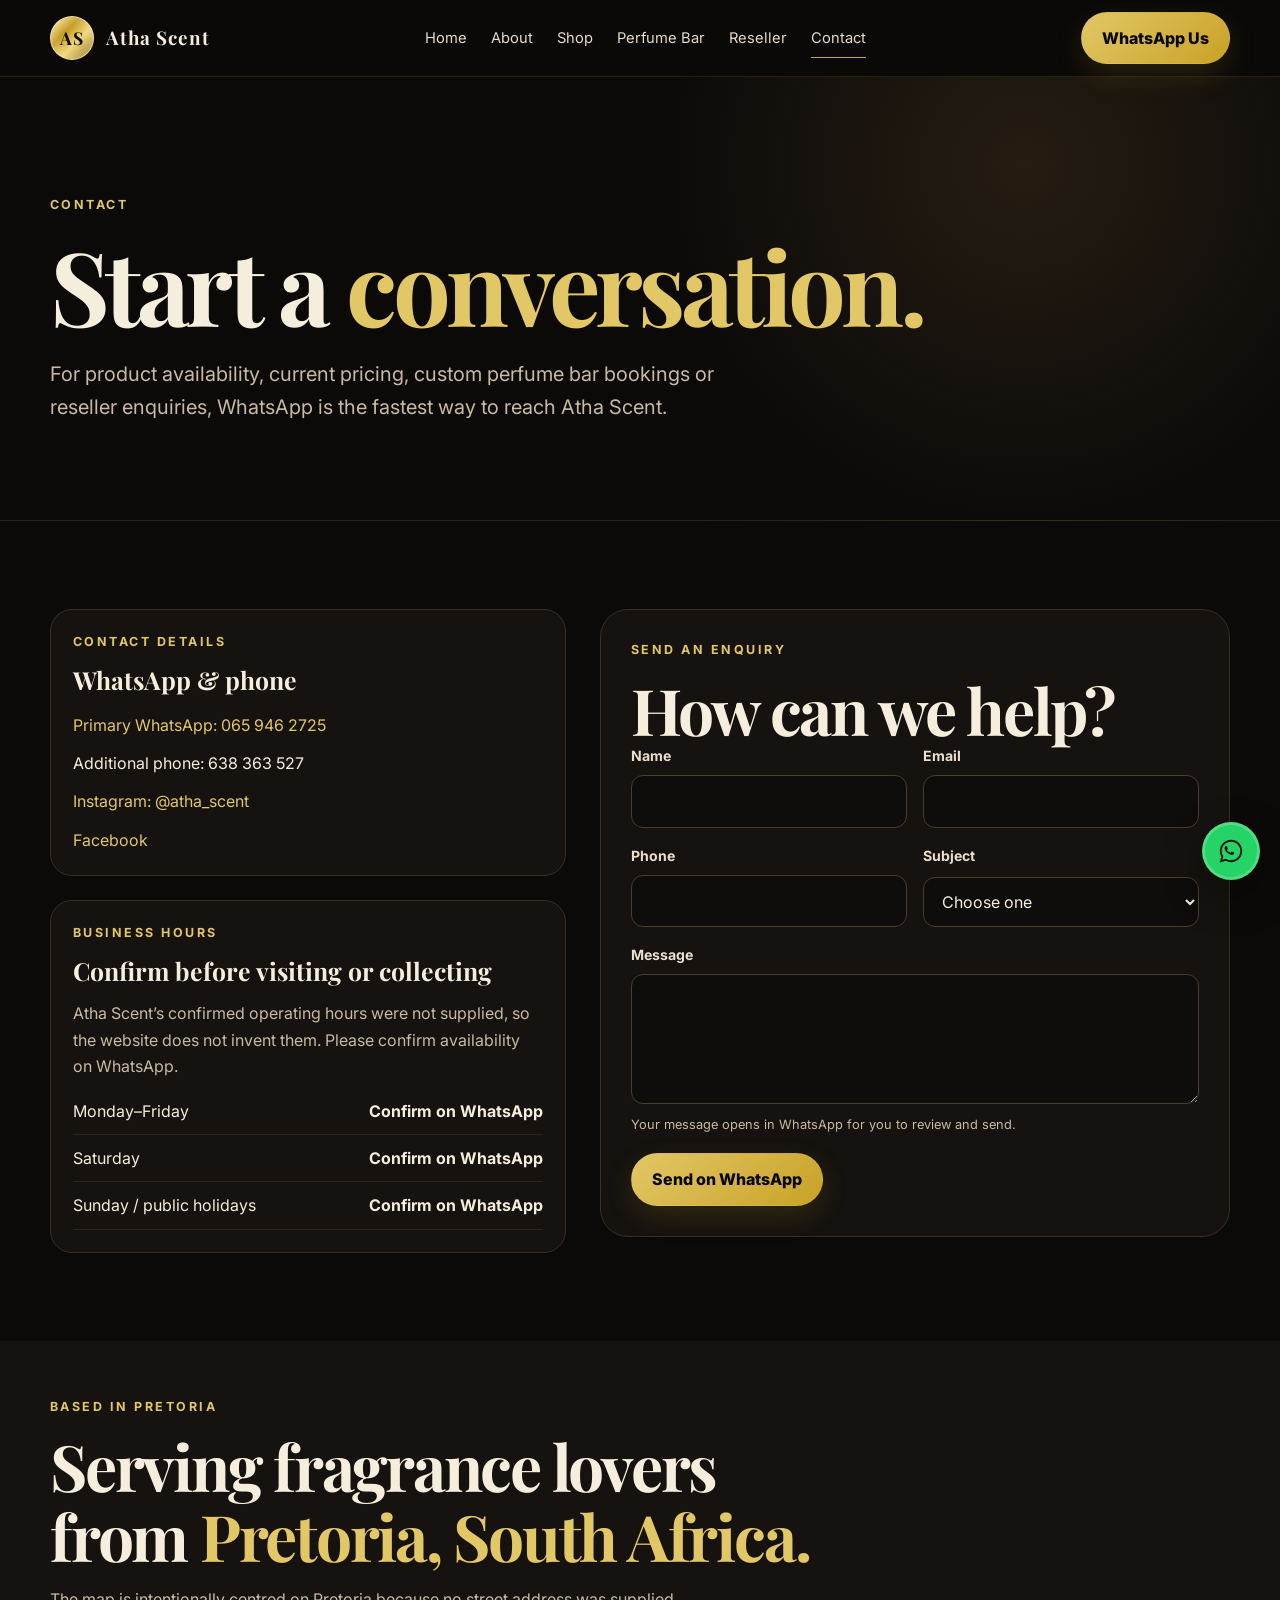
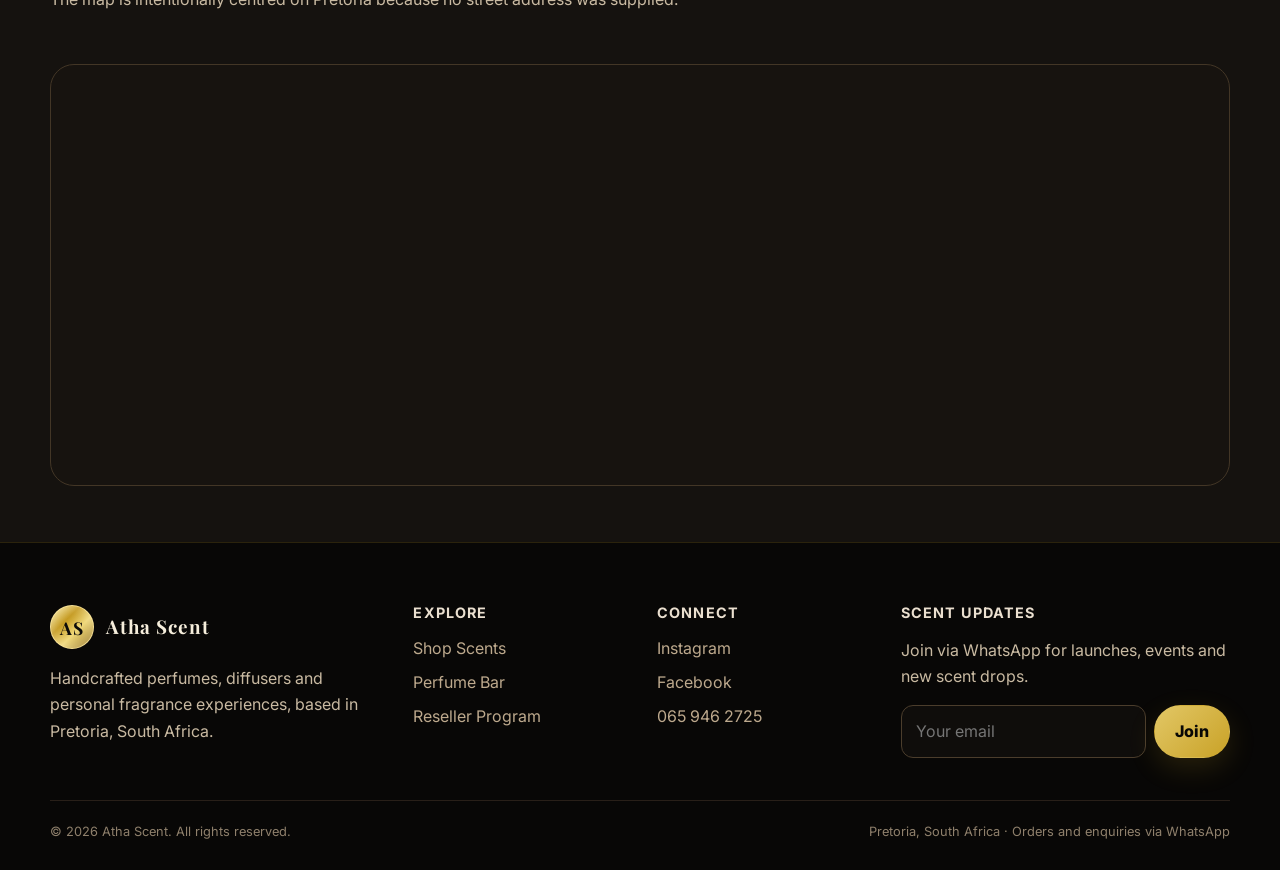
<file: atha-scent-site/atha-scent-site/contact.html>
<!doctype html>
<html lang="en-ZA">
<head>
  <meta charset="utf-8">
  <meta name="viewport" content="width=device-width, initial-scale=1">
  <title>Contact Atha Scent Pretoria | WhatsApp 065 946 2725</title>
  <meta name="description" content="Contact Atha Scent in Pretoria for perfume orders, diffuser enquiries, perfume bar bookings and reseller applications via WhatsApp.">
  <meta name="keywords" content="Atha Scent, handcrafted perfumes Pretoria, car diffusers South Africa, perfume bar events, WhatsApp order perfumes">
  <meta name="theme-color" content="#0b0a09">
  <meta property="og:type" content="website"><meta property="og:title" content="Contact Atha Scent Pretoria | WhatsApp 065 946 2725"><meta property="og:description" content="Contact Atha Scent in Pretoria for perfume orders, diffuser enquiries, perfume bar bookings and reseller applications via WhatsApp."><meta property="og:image" content="https://images.unsplash.com/photo-1673710672680-944563ff9cce?auto=format&fit=crop&w=1600&q=82">
  <meta name="twitter:card" content="summary_large_image">
  <link rel="preconnect" href="https://fonts.googleapis.com"><link rel="preconnect" href="https://fonts.gstatic.com" crossorigin><link href="https://fonts.googleapis.com/css2?family=Inter:wght@400;500;600;700;800&family=Playfair+Display:wght@500;600;700&display=swap" rel="stylesheet">
  <link rel="stylesheet" href="assets/css/styles.css">
  <script src="assets/js/schema.js" defer></script>
  <script src="assets/js/app.js" defer></script>
</head>
<body>
<a class="skip-link" href="#main">Skip to content</a>
<header class="site-header">
  <div class="container navbar">
    <a class="brand" href="index.html" aria-label="Atha Scent home">
      <span class="monogram" aria-hidden="true">AS</span><span class="brand-name">Atha Scent</span>
    </a>
    <nav class="nav-links" aria-label="Primary navigation"><a href="index.html">Home</a><a href="about.html">About</a><a href="shop.html">Shop</a><a href="perfume-bar.html">Perfume Bar</a><a href="reseller.html">Reseller</a><a href="contact.html" aria-current="page">Contact</a></nav>
    <div class="nav-actions">
      <a class="btn btn-gold" href="#" data-wa-general>WhatsApp Us</a>
      <button class="menu-toggle" type="button" aria-label="Open menu" aria-expanded="false">☰</button>
    </div>
  </div>
</header>
<main id="main">
<section class="page-hero"><div class="container reveal"><p class="eyebrow">Contact</p><h1>Start a <span class="gold">conversation.</span></h1><p class="lead">For product availability, current pricing, custom perfume bar bookings or reseller enquiries, WhatsApp is the fastest way to reach Atha Scent.</p></div></section>
<section class="section"><div class="container contact-grid"><div class="grid"><div class="contact-card reveal"><p class="eyebrow">Contact details</p><h3>WhatsApp & phone</h3><div class="contact-list"><a href="#" data-wa-general>Primary WhatsApp: 065 946 2725</a><span>Additional phone: 638 363 527</span><a href="https://www.instagram.com/atha_scent?stkn=eWZjMDZ2NWd2dTE1" target="_blank" rel="noopener">Instagram: @atha_scent</a><a href="https://www.facebook.com/share/1Fc3QWppFY/" target="_blank" rel="noopener">Facebook</a></div></div><div class="contact-card reveal"><p class="eyebrow">Business hours</p><h3>Confirm before visiting or collecting</h3><p>Atha Scent’s confirmed operating hours were not supplied, so the website does not invent them. Please confirm availability on WhatsApp.</p><div class="hours"><div><span>Monday–Friday</span><strong>Confirm on WhatsApp</strong></div><div><span>Saturday</span><strong>Confirm on WhatsApp</strong></div><div><span>Sunday / public holidays</span><strong>Confirm on WhatsApp</strong></div></div></div></div><div class="form-shell reveal"><p class="eyebrow">Send an enquiry</p><h2>How can we help?</h2><form data-wa-form="contact"><div class="form-grid"><div class="field"><label for="c-name">Name</label><input id="c-name" name="name" required autocomplete="name"></div><div class="field"><label for="c-email">Email</label><input id="c-email" name="email" type="email" required autocomplete="email"></div><div class="field"><label for="c-phone">Phone</label><input id="c-phone" name="phone" type="tel" required autocomplete="tel"></div><div class="field"><label for="c-subject">Subject</label><select id="c-subject" name="subject" required><option value="">Choose one</option><option>Product enquiry</option><option>Perfume Bar</option><option>Reseller Program</option><option>General enquiry</option></select></div><div class="field full"><label for="c-message">Message</label><textarea id="c-message" name="message" required></textarea></div></div><p class="form-note">Your message opens in WhatsApp for you to review and send.</p><button class="btn btn-gold" type="submit">Send on WhatsApp</button></form></div></div></section>
<section class="section-sm section-dark"><div class="container"><div class="section-head reveal"><div><p class="eyebrow">Based in Pretoria</p><h2>Serving fragrance lovers from <span class="gold">Pretoria, South Africa.</span></h2><p>The map is intentionally centred on Pretoria because no street address was supplied.</p></div></div><div class="map-wrap reveal"><iframe title="Map of Pretoria, South Africa" loading="lazy" referrerpolicy="no-referrer-when-downgrade" src="https://www.google.com/maps?q=Pretoria%2C%20South%20Africa&z=11&output=embed"></iframe></div></div></section>
</main>
<footer class="site-footer">
  <div class="container">
    <div class="footer-grid">
      <div class="footer-brand">
        <a class="brand" href="index.html"><span class="monogram" aria-hidden="true">AS</span><span class="brand-name">Atha Scent</span></a>
        <p>Handcrafted perfumes, diffusers and personal fragrance experiences, based in Pretoria, South Africa.</p>
      </div>
      <div class="footer-col"><h4>Explore</h4><a href="shop.html">Shop Scents</a><a href="perfume-bar.html">Perfume Bar</a><a href="reseller.html">Reseller Program</a></div>
      <div class="footer-col"><h4>Connect</h4><a href="https://www.instagram.com/atha_scent?stkn=eWZjMDZ2NWd2dTE1" target="_blank" rel="noopener">Instagram</a><a href="https://www.facebook.com/share/1YJbPehNR8/?mibextid=wwXIfr" target="_blank" rel="noopener">Facebook</a><a href="tel:+27659462725">065 946 2725</a></div>
      <div class="footer-col"><h4>Scent updates</h4><p>Join via WhatsApp for launches, events and new scent drops.</p><form class="newsletter" data-wa-form="newsletter"><label class="sr-only" for="newsletter-email">Email</label><input id="newsletter-email" name="email" type="email" placeholder="Your email" required><button class="btn btn-gold" type="submit">Join</button></form></div>
    </div>
    <div class="footer-bottom"><span>© <span data-year></span> Atha Scent. All rights reserved.</span><span>Pretoria, South Africa · Orders and enquiries via WhatsApp</span></div>
  </div>
</footer>
</body>
</html>
</file>
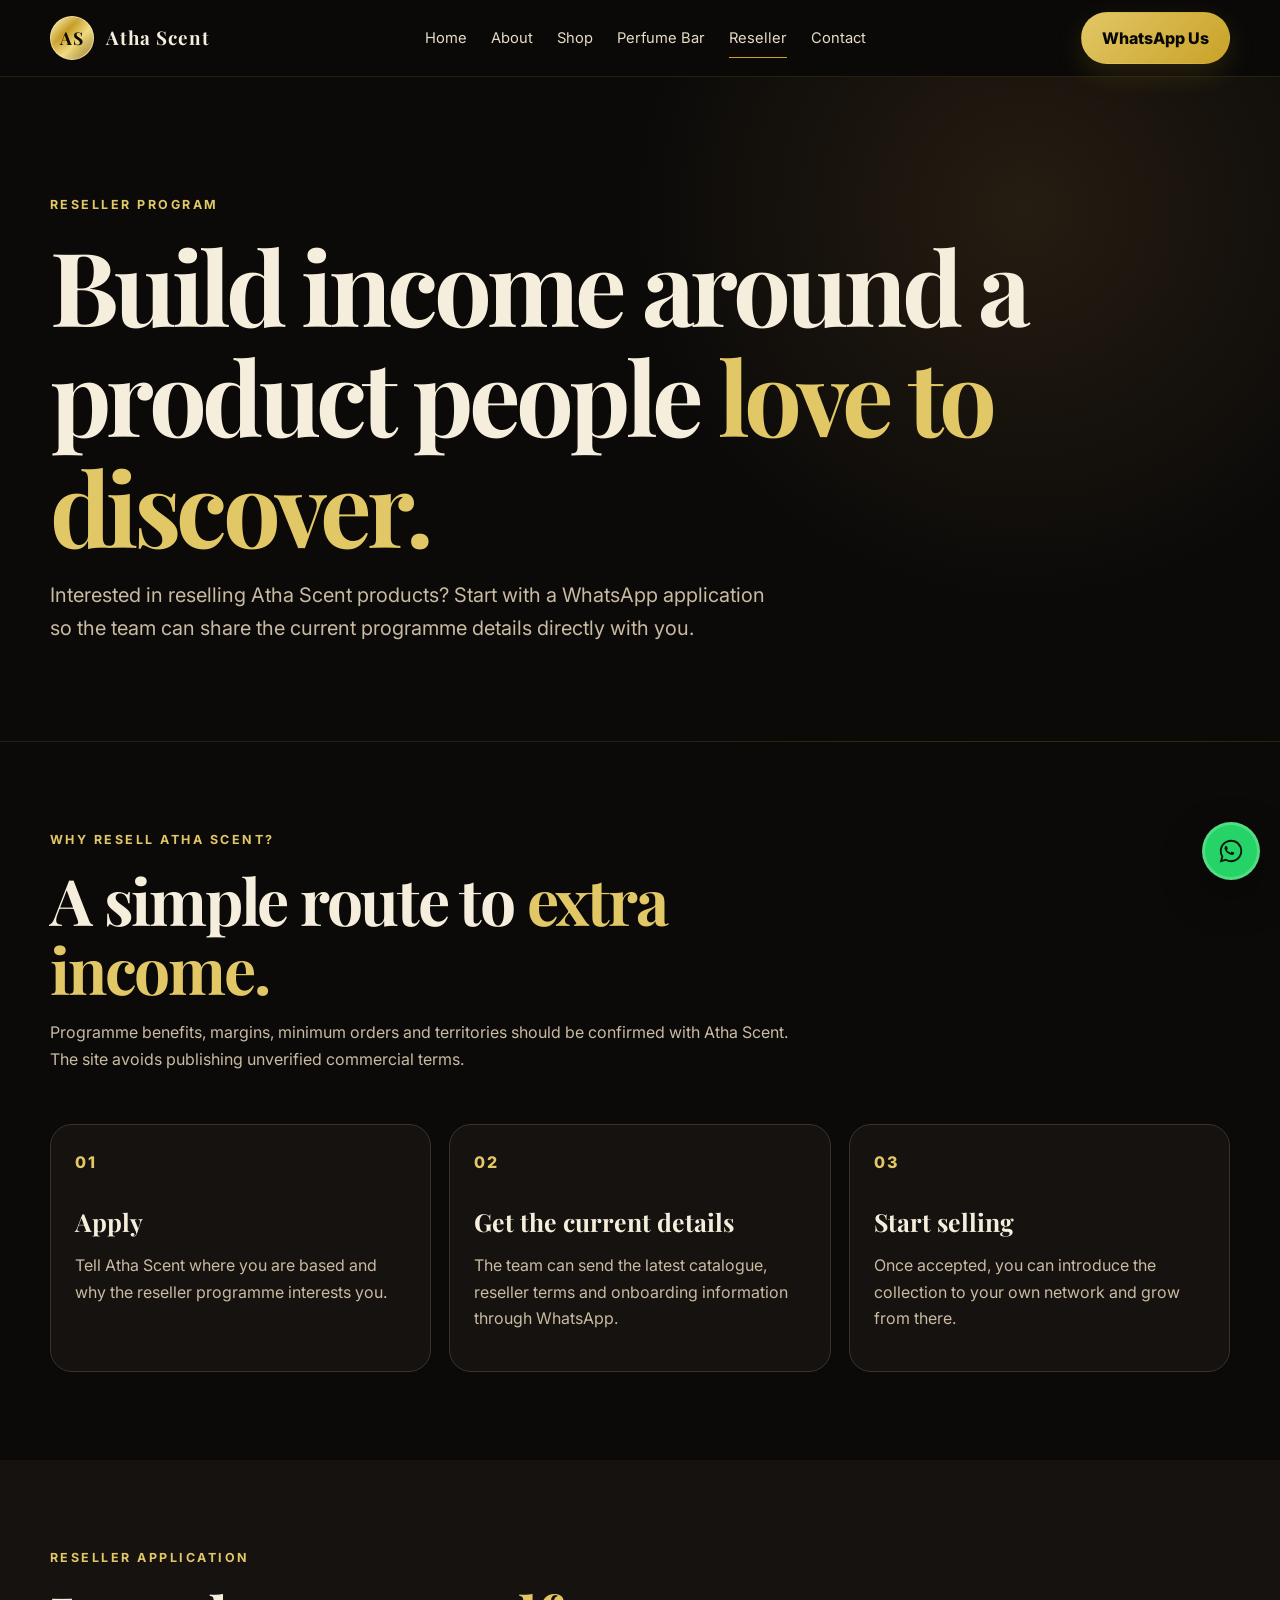
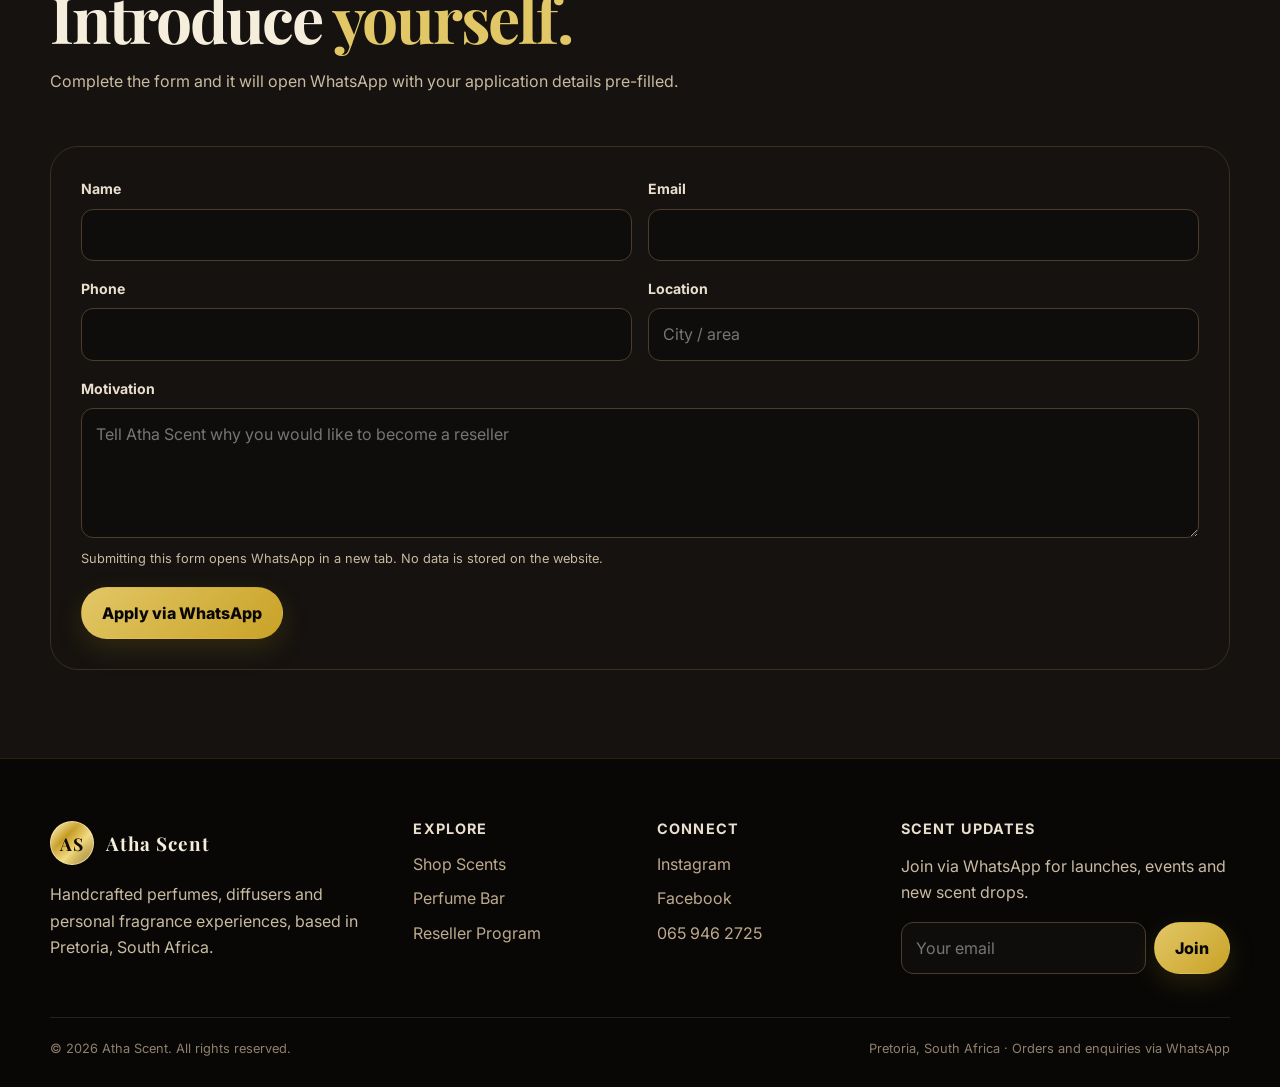
<file: atha-scent-site/atha-scent-site/reseller.html>
<!doctype html>
<html lang="en-ZA">
<head>
  <meta charset="utf-8">
  <meta name="viewport" content="width=device-width, initial-scale=1">
  <title>Atha Scent Reseller Program | Apply via WhatsApp</title>
  <meta name="description" content="Apply to become an Atha Scent reseller and request the latest programme details directly through WhatsApp.">
  <meta name="keywords" content="Atha Scent, handcrafted perfumes Pretoria, car diffusers South Africa, perfume bar events, WhatsApp order perfumes">
  <meta name="theme-color" content="#0b0a09">
  <meta property="og:type" content="website"><meta property="og:title" content="Atha Scent Reseller Program | Apply via WhatsApp"><meta property="og:description" content="Apply to become an Atha Scent reseller and request the latest programme details directly through WhatsApp."><meta property="og:image" content="https://images.unsplash.com/photo-1673710672680-944563ff9cce?auto=format&fit=crop&w=1600&q=82">
  <meta name="twitter:card" content="summary_large_image">
  <link rel="preconnect" href="https://fonts.googleapis.com"><link rel="preconnect" href="https://fonts.gstatic.com" crossorigin><link href="https://fonts.googleapis.com/css2?family=Inter:wght@400;500;600;700;800&family=Playfair+Display:wght@500;600;700&display=swap" rel="stylesheet">
  <link rel="stylesheet" href="assets/css/styles.css">
  <script src="assets/js/schema.js" defer></script>
  <script src="assets/js/app.js" defer></script>
</head>
<body>
<a class="skip-link" href="#main">Skip to content</a>
<header class="site-header">
  <div class="container navbar">
    <a class="brand" href="index.html" aria-label="Atha Scent home">
      <span class="monogram" aria-hidden="true">AS</span><span class="brand-name">Atha Scent</span>
    </a>
    <nav class="nav-links" aria-label="Primary navigation"><a href="index.html">Home</a><a href="about.html">About</a><a href="shop.html">Shop</a><a href="perfume-bar.html">Perfume Bar</a><a href="reseller.html" aria-current="page">Reseller</a><a href="contact.html">Contact</a></nav>
    <div class="nav-actions">
      <a class="btn btn-gold" href="#" data-wa-general>WhatsApp Us</a>
      <button class="menu-toggle" type="button" aria-label="Open menu" aria-expanded="false">☰</button>
    </div>
  </div>
</header>
<main id="main">
<section class="page-hero"><div class="container reveal"><p class="eyebrow">Reseller Program</p><h1>Build income around a product people <span class="gold">love to discover.</span></h1><p class="lead">Interested in reselling Atha Scent products? Start with a WhatsApp application so the team can share the current programme details directly with you.</p></div></section>
<section class="section"><div class="container"><div class="section-head reveal"><div><p class="eyebrow">Why resell Atha Scent?</p><h2>A simple route to <span class="gold">extra income.</span></h2><p>Programme benefits, margins, minimum orders and territories should be confirmed with Atha Scent. The site avoids publishing unverified commercial terms.</p></div></div><div class="steps"><article class="step reveal"><h3>Apply</h3><p>Tell Atha Scent where you are based and why the reseller programme interests you.</p></article><article class="step reveal"><h3>Get the current details</h3><p>The team can send the latest catalogue, reseller terms and onboarding information through WhatsApp.</p></article><article class="step reveal"><h3>Start selling</h3><p>Once accepted, you can introduce the collection to your own network and grow from there.</p></article></div></div></section>
<section class="section section-dark"><div class="container"><div class="section-head reveal"><div><p class="eyebrow">Reseller application</p><h2>Introduce <span class="gold">yourself.</span></h2><p>Complete the form and it will open WhatsApp with your application details pre-filled.</p></div></div><form class="form-shell reveal" data-wa-form="reseller"><div class="form-grid"><div class="field"><label for="r-name">Name</label><input id="r-name" name="name" required autocomplete="name"></div><div class="field"><label for="r-email">Email</label><input id="r-email" name="email" type="email" required autocomplete="email"></div><div class="field"><label for="r-phone">Phone</label><input id="r-phone" name="phone" type="tel" required autocomplete="tel"></div><div class="field"><label for="r-location">Location</label><input id="r-location" name="location" required placeholder="City / area"></div><div class="field full"><label for="r-motivation">Motivation</label><textarea id="r-motivation" name="motivation" required placeholder="Tell Atha Scent why you would like to become a reseller"></textarea></div></div><p class="form-note">Submitting this form opens WhatsApp in a new tab. No data is stored on the website.</p><button class="btn btn-gold" type="submit">Apply via WhatsApp</button></form></div></section>
</main>
<footer class="site-footer">
  <div class="container">
    <div class="footer-grid">
      <div class="footer-brand">
        <a class="brand" href="index.html"><span class="monogram" aria-hidden="true">AS</span><span class="brand-name">Atha Scent</span></a>
        <p>Handcrafted perfumes, diffusers and personal fragrance experiences, based in Pretoria, South Africa.</p>
      </div>
      <div class="footer-col"><h4>Explore</h4><a href="shop.html">Shop Scents</a><a href="perfume-bar.html">Perfume Bar</a><a href="reseller.html">Reseller Program</a></div>
      <div class="footer-col"><h4>Connect</h4><a href="https://www.instagram.com/atha_scent?stkn=eWZjMDZ2NWd2dTE1" target="_blank" rel="noopener">Instagram</a><a href="https://www.facebook.com/share/1YJbPehNR8/?mibextid=wwXIfr" target="_blank" rel="noopener">Facebook</a><a href="tel:+27659462725">065 946 2725</a></div>
      <div class="footer-col"><h4>Scent updates</h4><p>Join via WhatsApp for launches, events and new scent drops.</p><form class="newsletter" data-wa-form="newsletter"><label class="sr-only" for="newsletter-email">Email</label><input id="newsletter-email" name="email" type="email" placeholder="Your email" required><button class="btn btn-gold" type="submit">Join</button></form></div>
    </div>
    <div class="footer-bottom"><span>© <span data-year></span> Atha Scent. All rights reserved.</span><span>Pretoria, South Africa · Orders and enquiries via WhatsApp</span></div>
  </div>
</footer>
</body>
</html>
</file>
<file: atha-scent-site/atha-scent-site/assets/css/styles.css>
:root {
  --black: #0b0a09;
  --black-2: #15120f;
  --black-3: #211b16;
  --gold: #c9a227;
  --gold-light: #e2c766;
  --cream: #f6eedc;
  --cream-2: #f0e2c6;
  --amber: #d79a4a;
  --muted: #c9baa2;
  --border: #433626;
  --success: #25d366;
  --max: 1180px;
  --radius-sm: 10px;
  --radius-md: 18px;
  --radius-lg: 30px;
  --shadow: 0 20px 60px rgba(0,0,0,.25);
}

* { box-sizing: border-box; }
html { scroll-behavior: smooth; }
body {
  margin: 0;
  background: var(--black);
  color: var(--cream);
  font-family: Inter, -apple-system, BlinkMacSystemFont, "Segoe UI", sans-serif;
  line-height: 1.65;
  overflow-x: hidden;
}
img { display: block; width: 100%; }
a { color: inherit; text-decoration: none; }
button, input, select, textarea { font: inherit; }
button { cursor: pointer; }
::selection { background: var(--gold); color: var(--black); }

.container { width: min(calc(100% - 32px), var(--max)); margin-inline: auto; }
.section { padding: 88px 0; }
.section-sm { padding: 56px 0; }
.section-dark { background: var(--black-2); }
.section-cream { background: var(--cream); color: #1b160f; }
.eyebrow {
  margin: 0 0 14px;
  color: var(--gold-light);
  text-transform: uppercase;
  letter-spacing: .2em;
  font-size: .78rem;
  font-weight: 700;
}
.section-cream .eyebrow { color: #8a6714; }
h1,h2,h3,h4 { font-family: "Playfair Display", Georgia, serif; line-height: 1.08; margin: 0; }
h1 { font-size: clamp(3rem, 8vw, 6.8rem); letter-spacing: -.045em; }
h2 { font-size: clamp(2.3rem, 5vw, 4.4rem); letter-spacing: -.035em; }
h3 { font-size: 1.55rem; }
p { color: var(--muted); }
.section-cream p { color: #655847; }
.lead { font-size: clamp(1.08rem, 2vw, 1.25rem); max-width: 720px; }
.gold { color: var(--gold-light); }

.skip-link { position:absolute; left:-999px; top:0; }
.skip-link:focus { left:16px; top:16px; z-index:9999; background:var(--cream); color:var(--black); padding:10px 14px; border-radius:8px; }

.site-header {
  position: sticky;
  top: 0;
  z-index: 60;
  background: rgba(11,10,9,.86);
  border-bottom: 1px solid rgba(201,162,39,.15);
  backdrop-filter: blur(16px);
}
.navbar { min-height: 76px; display:flex; align-items:center; justify-content:space-between; gap:20px; }
.brand { display:flex; align-items:center; gap:12px; font-weight:700; letter-spacing:.06em; }
.monogram {
  width: 44px; height: 44px; border-radius:50%; display:grid; place-items:center;
  font-family:"Playfair Display",serif; font-weight:700; font-size:1.1rem; color:var(--black);
  background: linear-gradient(135deg,#fff3af 0%,#c59a20 35%,#f0d878 60%,#8b6712 100%);
  border:1px solid rgba(255,235,167,.8); box-shadow: inset 0 0 14px rgba(255,255,255,.28);
}
.brand-name { font-family:"Playfair Display",serif; font-size:1.18rem; }
.nav-links { display:flex; align-items:center; gap:24px; font-size:.92rem; }
.nav-links a { color:#e7dbc5; position:relative; }
.nav-links a::after { content:""; position:absolute; left:0; bottom:-8px; width:0; height:1px; background:var(--gold); transition:.25s ease; }
.nav-links a:hover::after, .nav-links a[aria-current="page"]::after { width:100%; }
.nav-actions { display:flex; align-items:center; gap:10px; }
.menu-toggle { display:none; width:44px; height:44px; border:1px solid var(--border); border-radius:999px; background:transparent; color:var(--cream); }

.btn { min-height:48px; display:inline-flex; align-items:center; justify-content:center; gap:9px; border:1px solid transparent; border-radius:999px; padding:12px 20px; font-weight:800; transition:transform .2s ease, background .2s ease, border-color .2s ease; }
.btn:hover { transform: translateY(-2px); }
.btn:focus-visible, .filter-btn:focus-visible, input:focus-visible, textarea:focus-visible, select:focus-visible { outline:3px solid rgba(201,162,39,.38); outline-offset:3px; }
.btn-gold { background:linear-gradient(135deg,var(--gold-light),var(--gold)); color:#080705; box-shadow:0 10px 28px rgba(201,162,39,.16); }
.btn-outline { border-color:#7b6540; color:var(--cream); background:rgba(255,255,255,.02); }
.btn-dark { background:var(--black); color:var(--cream); }
.btn-whatsapp { background:linear-gradient(135deg,#e5c65b,#c79a1f); color:#0a0907; width:100%; }
.wa-icon { width:20px; height:20px; flex:0 0 auto; }

.hero { position:relative; min-height: 690px; display:flex; align-items:center; overflow:hidden; }
.hero::after { content:""; position:absolute; inset:0; background:linear-gradient(90deg, rgba(9,8,7,.95) 0%, rgba(9,8,7,.78) 46%, rgba(9,8,7,.20) 78%, rgba(9,8,7,.52) 100%); }
.hero-media { position:absolute; inset:0; }
.hero-media img { height:100%; object-fit:cover; object-position:center; filter:saturate(.75) contrast(1.05); }
.hero-content { position:relative; z-index:2; width:min(760px,92%); padding:100px 0; }
.hero-copy { font-size:1.15rem; max-width:650px; }
.hero-actions { display:flex; flex-wrap:wrap; gap:12px; margin-top:30px; }
.hero-note { margin-top:30px; display:flex; gap:18px; flex-wrap:wrap; color:#e7dbc5; font-size:.86rem; }
.hero-note span { display:flex; align-items:center; gap:8px; }
.hero-note i { width:6px; height:6px; border-radius:50%; background:var(--gold); display:inline-block; }

.page-hero { padding:118px 0 76px; background:radial-gradient(circle at 80% 20%, rgba(215,154,74,.13), transparent 34%), var(--black); border-bottom:1px solid rgba(201,162,39,.14); }
.page-hero .lead { margin-top:18px; }

.grid { display:grid; gap:24px; }
.grid-3 { grid-template-columns:repeat(3,minmax(0,1fr)); }
.grid-2 { grid-template-columns:repeat(2,minmax(0,1fr)); }
.section-head { display:flex; align-items:end; justify-content:space-between; gap:24px; margin-bottom:36px; }
.section-head > div { max-width:760px; }

.product-card { background:#14110e; border:1px solid #382d22; border-radius:var(--radius-lg); overflow:hidden; display:flex; flex-direction:column; min-width:0; }
.product-image { aspect-ratio: 4/4.6; overflow:hidden; background:#211b16; }
.product-image img { height:100%; object-fit:cover; transition:transform .5s ease; }
.product-card:hover .product-image img { transform:scale(1.035); }
.product-body { padding:22px; display:flex; flex-direction:column; flex:1; }
.product-meta { display:flex; justify-content:space-between; gap:12px; color:#ad9d85; font-size:.8rem; text-transform:uppercase; letter-spacing:.09em; }
.product-body h3 { margin-top:10px; }
.product-desc { flex:1; margin:10px 0 16px; }
.product-price { font-weight:800; color:var(--gold-light); margin:0 0 16px; }

.filters { display:flex; gap:10px; flex-wrap:wrap; margin:26px 0 36px; }
.filter-btn { min-height:44px; border:1px solid var(--border); border-radius:999px; color:#e7dbc5; background:#15120f; padding:10px 16px; }
.filter-btn.active { background:var(--gold); color:var(--black); border-color:var(--gold); font-weight:800; }

.story-split { display:grid; grid-template-columns:1.05fr .95fr; gap:60px; align-items:center; }
.story-image { border-radius:var(--radius-lg); overflow:hidden; min-height:500px; }
.story-image img { height:100%; object-fit:cover; }
.story-points { display:grid; gap:18px; margin-top:28px; }
.story-point { display:grid; grid-template-columns:42px 1fr; gap:14px; align-items:start; }
.story-num { width:42px; height:42px; display:grid; place-items:center; border:1px solid #6b5534; border-radius:50%; color:var(--gold-light); font-weight:800; }
.story-point p { margin:5px 0 0; }

.testimonial { border:1px solid #3b2f23; background:#15120f; padding:26px; border-radius:var(--radius-md); }
.testimonial blockquote { margin:0; font-family:"Playfair Display",serif; font-size:1.28rem; line-height:1.45; }
.testimonial p { margin-bottom:0; font-size:.88rem; }
.placeholder-note { font-size:.78rem; color:#9f8e75; }

.gallery { display:grid; grid-template-columns:repeat(4,1fr); gap:12px; }
.gallery figure { margin:0; overflow:hidden; border-radius:18px; aspect-ratio:1; background:#201914; }
.gallery img { height:100%; object-fit:cover; transition:transform .45s ease; }
.gallery figure:hover img { transform:scale(1.04); }
.gallery figure:nth-child(2), .gallery figure:nth-child(5) { grid-row:span 2; aspect-ratio:auto; }

.cta-band { border:1px solid #4a3c2b; background:radial-gradient(circle at 85% 30%, rgba(215,154,74,.14), transparent 35%), #15120f; border-radius:34px; padding:46px; display:flex; align-items:center; justify-content:space-between; gap:28px; }
.cta-band p { max-width:660px; }

.feature-card { border-top:1px solid #685333; padding-top:22px; }
.feature-card h3 { margin-bottom:8px; }

.form-shell { background:#15120f; border:1px solid #3a2f23; border-radius:28px; padding:30px; }
.form-grid { display:grid; grid-template-columns:repeat(2,minmax(0,1fr)); gap:16px; }
.field { display:grid; gap:8px; }
.field.full { grid-column:1/-1; }
label { font-size:.88rem; font-weight:700; color:#eadfcf; }
input, select, textarea { width:100%; min-height:48px; border:1px solid #4b3d2c; background:#0f0d0b; color:var(--cream); border-radius:12px; padding:12px 14px; }
textarea { min-height:130px; resize:vertical; }
.form-note { font-size:.8rem; margin:10px 0 18px; }

.contact-grid { display:grid; grid-template-columns:.9fr 1.1fr; gap:34px; align-items:start; }
.contact-card { border:1px solid #3a2e23; border-radius:22px; padding:22px; background:#15120f; }
.contact-list { display:grid; gap:12px; margin-top:18px; }
.contact-list a { color:var(--gold-light); word-break:break-word; }
.hours { display:grid; gap:10px; margin-top:18px; }
.hours div { display:flex; justify-content:space-between; gap:16px; border-bottom:1px solid #30271f; padding-bottom:10px; }
.map-wrap { min-height:420px; border-radius:24px; overflow:hidden; border:1px solid #433626; background:#17130f; }
.map-wrap iframe { width:100%; height:420px; border:0; display:block; filter:grayscale(.55) sepia(.15) contrast(1.05); }

.steps { display:grid; grid-template-columns:repeat(3,1fr); gap:18px; counter-reset:step; }
.step { position:relative; border:1px solid #3e3225; border-radius:22px; padding:24px; background:#15120f; }
.step::before { counter-increment:step; content:"0" counter(step); display:block; color:var(--gold-light); font-weight:800; margin-bottom:34px; letter-spacing:.12em; }

.floating-wa { position:fixed; right:20px; bottom:20px; z-index:70; width:58px; height:58px; border-radius:50%; display:grid; place-items:center; background:#25d366; color:#07150a; box-shadow:0 16px 40px rgba(0,0,0,.35); border:3px solid rgba(255,255,255,.2); }
.floating-wa svg { width:28px; height:28px; }
.floating-wa:hover { transform:translateY(-2px); }

.site-footer { border-top:1px solid rgba(201,162,39,.18); background:#080706; padding:62px 0 28px; }
.footer-grid { display:grid; grid-template-columns:1.1fr .7fr .7fr 1.1fr; gap:34px; }
.footer-brand p { max-width:330px; }
.footer-col h4 { font-family:Inter,sans-serif; font-size:.9rem; letter-spacing:.08em; text-transform:uppercase; color:#eadfcf; margin-bottom:14px; }
.footer-col a { display:block; color:#bda98d; margin:8px 0; }
.newsletter { display:flex; gap:8px; }
.newsletter input { min-width:0; }
.newsletter button { flex:0 0 auto; }
.footer-bottom { margin-top:40px; padding-top:20px; border-top:1px solid #281f18; display:flex; justify-content:space-between; gap:18px; color:#8f806c; font-size:.8rem; }

.reveal { opacity:0; transform:translateY(18px); transition:opacity .6s ease, transform .6s ease; }
.reveal.visible { opacity:1; transform:none; }
.sr-only { position:absolute; width:1px; height:1px; padding:0; margin:-1px; overflow:hidden; clip:rect(0,0,0,0); white-space:nowrap; border:0; }

@media (max-width: 980px) {
  .nav-links { position:absolute; top:76px; left:16px; right:16px; display:none; flex-direction:column; align-items:stretch; gap:0; padding:12px; background:#100e0c; border:1px solid #3b3025; border-radius:18px; box-shadow:var(--shadow); }
  .nav-links.open { display:flex; }
  .nav-links a { padding:13px 10px; }
  .menu-toggle { display:grid; place-items:center; }
  .nav-actions .btn { display:none; }
  .grid-3 { grid-template-columns:repeat(2,minmax(0,1fr)); }
  .story-split, .contact-grid { grid-template-columns:1fr; gap:36px; }
  .footer-grid { grid-template-columns:repeat(2,minmax(0,1fr)); }
  .gallery { grid-template-columns:repeat(3,1fr); }
  .steps { grid-template-columns:1fr; }
}

@media (max-width: 680px) {
  .section { padding:68px 0; }
  .container { width:min(calc(100% - 24px), var(--max)); }
  .brand-name { display:none; }
  .hero { min-height:650px; }
  .hero::after { background:linear-gradient(180deg, rgba(9,8,7,.58) 0%, rgba(9,8,7,.75) 38%, rgba(9,8,7,.97) 79%); }
  .hero-media img { object-position:60% center; }
  .hero-content { padding:84px 0 64px; align-self:end; }
  h1 { font-size:clamp(2.85rem,16vw,4.5rem); }
  h2 { font-size:clamp(2.1rem,11vw,3.2rem); }
  .hero-actions .btn { width:100%; }
  .section-head { align-items:start; flex-direction:column; }
  .grid-3, .grid-2, .form-grid { grid-template-columns:1fr; }
  .field.full { grid-column:auto; }
  .gallery { grid-template-columns:repeat(2,1fr); }
  .gallery figure:nth-child(2), .gallery figure:nth-child(5) { grid-row:span 1; aspect-ratio:1; }
  .cta-band { padding:30px 22px; border-radius:24px; flex-direction:column; align-items:flex-start; }
  .form-shell { padding:20px; border-radius:22px; }
  .footer-grid { grid-template-columns:1fr; }
  .footer-bottom { flex-direction:column; }
  .newsletter { flex-direction:column; }
  .newsletter button { width:100%; }
  .floating-wa { right:14px; bottom:14px; width:54px; height:54px; }
}

@media (prefers-reduced-motion: reduce) {
  html { scroll-behavior:auto; }
  *, *::before, *::after { animation-duration:.01ms!important; animation-iteration-count:1!important; transition-duration:.01ms!important; }
  .reveal { opacity:1; transform:none; }
}
</file>
